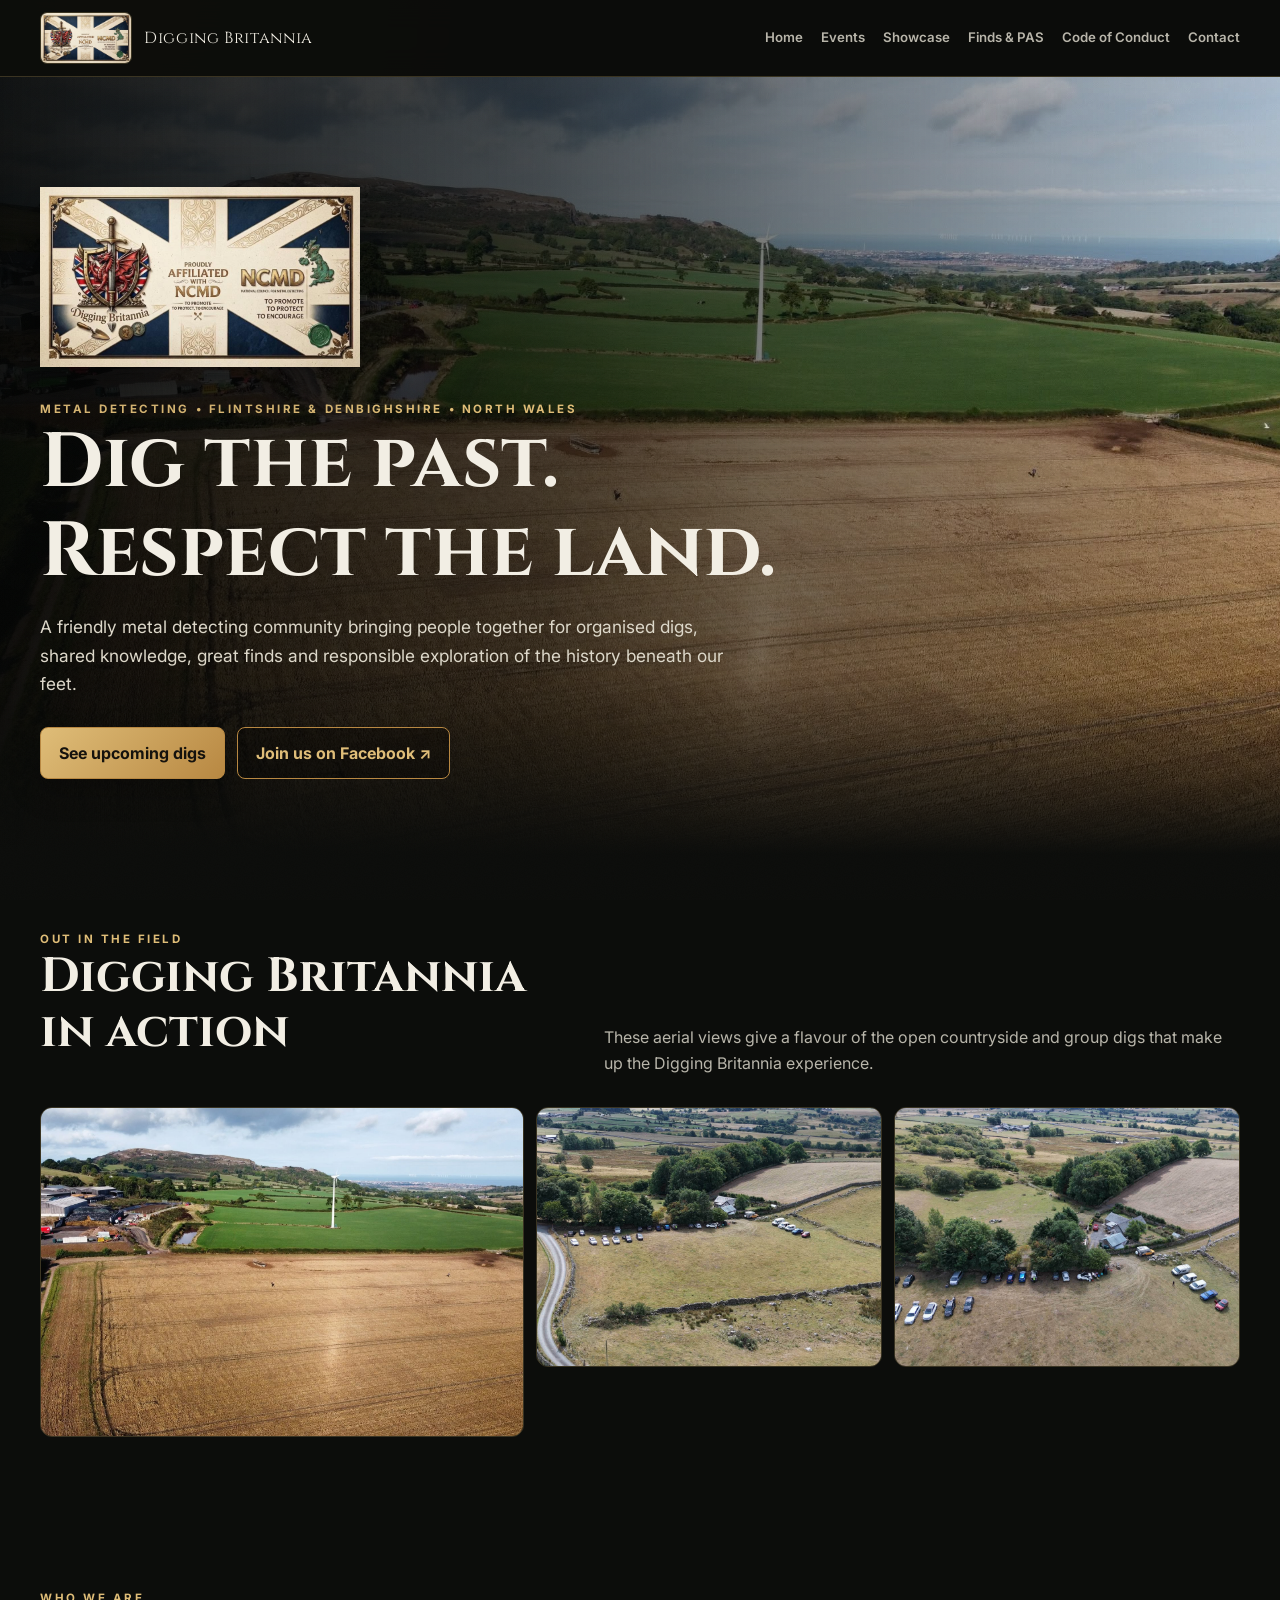
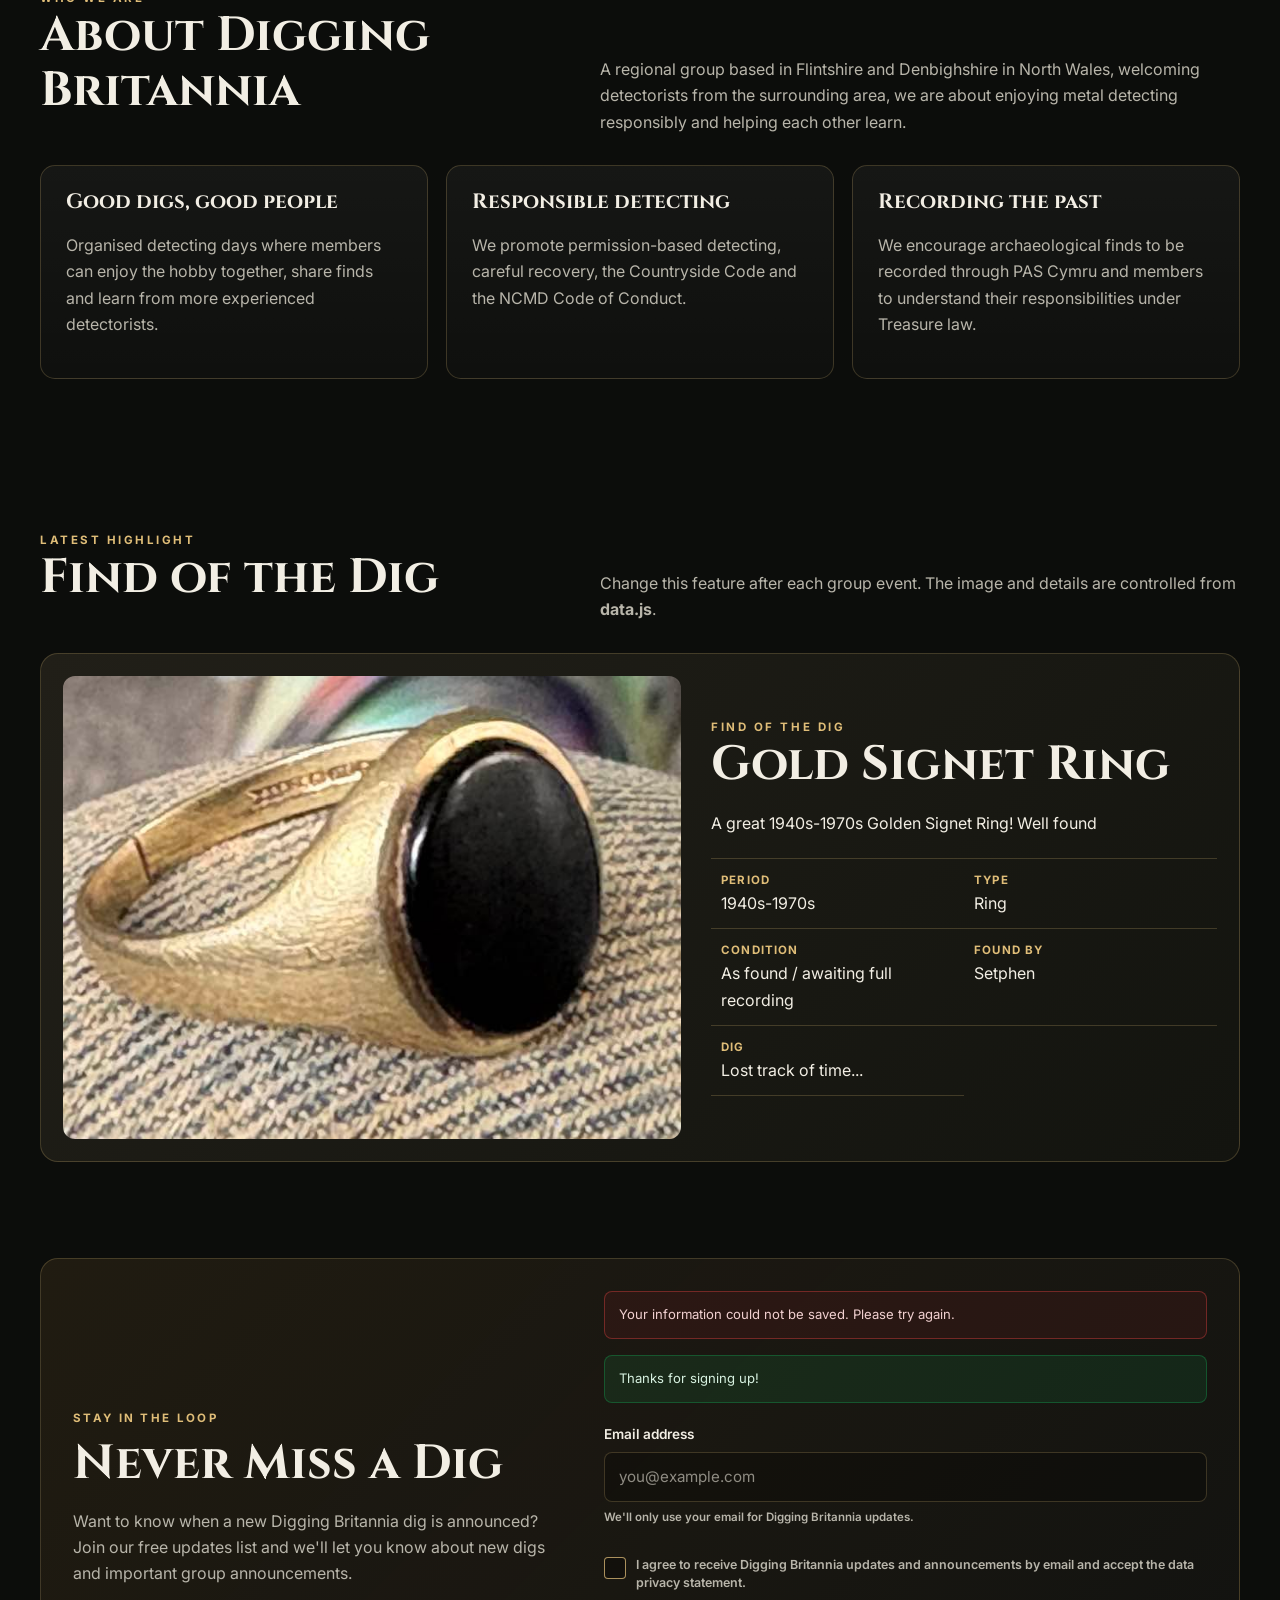
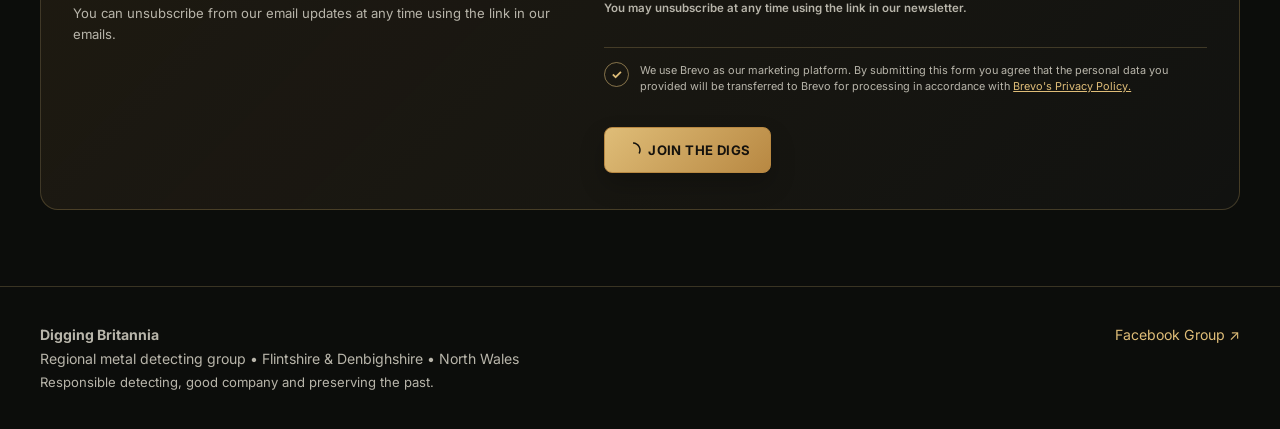
<file: index.html>
<!doctype html><html lang="en"><head><meta charset="utf-8"><meta name="viewport" content="width=device-width,initial-scale=1">
<title>Home | Digging Britannia</title><link rel="stylesheet" href="styles.css"><link rel="stylesheet" href="https://sibforms.com/forms/end-form/build/sib-styles.css"></head><body><header><div class="container nav">
<a class="brand" href="index.html"><img src="assets/digging-britannia-logo.png" alt="Digging Britannia logo"><span>Digging Britannia</span></a>
<button class="menu-toggle" type="button" aria-label="Open navigation" aria-expanded="false" aria-controls="site-navigation"><span></span><span></span><span></span></button>
<nav id="site-navigation">
<a href="index.html">Home</a><a href="events.html">Events</a><a href="showcase.html">Showcase</a><a href="finds.html">Finds & PAS</a><a href="code-of-conduct.html">Code of Conduct</a><a href="contact.html">Contact</a>
</nav></div></header><main><section class="hero"><div class="container">
<img class="logo-hero" src="assets/digging-britannia-logo.png" alt="Digging Britannia">
<div class="eyebrow">Metal detecting • Flintshire & Denbighshire • North Wales</div>
<h1>Dig the past.<br>Respect the land.</h1>
<p>A friendly metal detecting community bringing people together for organised digs, shared knowledge, great finds and responsible exploration of the history beneath our feet.</p>
<div class="actions"><a class="btn" href="events.html">See upcoming digs</a><a class="btn secondary" href="https://www.facebook.com/groups/933958159268600" target="_blank" rel="noopener">Join us on Facebook ↗</a></div>
</div></section>

<section><div class="container"><div class="section-head"><div><div class="eyebrow">Out in the field</div><h2>Digging Britannia in action</h2></div><p>These aerial views give a flavour of the open countryside and group digs that make up the Digging Britannia experience.</p></div>
<div class="photo-strip"><img src="assets/drone-dig-1.png" alt="Aerial view of a Digging Britannia field dig"><img src="assets/drone-dig-2.png" alt="Aerial view of detectorists and vehicles at a group dig"><img src="assets/drone-dig-3.png" alt="Aerial view of farmland and group dig site"></div></div></section>

<section><div class="container"><div class="section-head"><div><div class="eyebrow">Who we are</div><h2>About Digging Britannia</h2></div><p>A regional group based in Flintshire and Denbighshire in North Wales, welcoming detectorists from the surrounding area, we are about enjoying metal detecting responsibly and helping each other learn.</p></div>
<div class="grid"><article class="card"><h3>Good digs, good people</h3><p>Organised detecting days where members can enjoy the hobby together, share finds and learn from more experienced detectorists.</p></article>
<article class="card"><h3>Responsible detecting</h3><p>We promote permission-based detecting, careful recovery, the Countryside Code and the NCMD Code of Conduct.</p></article>
<article class="card"><h3>Recording the past</h3><p>We encourage archaeological finds to be recorded through PAS Cymru and members to understand their responsibilities under Treasure law.</p></article></div></div></section>

<section><div class="container"><div class="section-head"><div><div class="eyebrow">Latest highlight</div><h2>Find of the Dig</h2></div><p>Change this feature after each group event. The image and details are controlled from <strong>data.js</strong>.</p></div>
<div class="featured"><img id="featured-image" src="assets/find-of-the-dig.png" alt=""><div><div class="eyebrow" id="featured-subtitle"></div><h2 id="featured-title"></h2><p id="featured-description"></p><div class="meta" id="featured-meta"></div></div></div></div></section>

<section class="signup-section"><div class="container"><div class="signup-card reveal">
<div class="signup-copy"><div class="section-kicker">Stay in the loop</div><h2>Never Miss a Dig</h2><p>Want to know when a new Digging Britannia dig is announced? Join our free updates list and we'll let you know about new digs and important group announcements.</p><p class="signup-note">You can unsubscribe from our email updates at any time using the link in our emails.</p></div>
<div class="brevo-html-form">
  <div id="sib-form-container" class="sib-form-container">
    <div id="error-message" class="sib-form-message-panel" role="alert"><div class="sib-form-message-panel__text sib-form-message-panel__text--center"><span class="sib-form-message-panel__inner-text">Your information could not be saved. Please try again.</span></div></div>
    <div id="success-message" class="sib-form-message-panel" role="status"><div class="sib-form-message-panel__text sib-form-message-panel__text--center"><span class="sib-form-message-panel__inner-text">Thanks for signing up!</span></div></div>
    <div id="sib-container" class="sib-container--large sib-container--vertical">
      <form id="sib-form" method="POST" action="https://45d98b5d.sibforms.com/serve/[base64]" data-type="subscription">
        <div class="sib-form-block signup-form-intro"><p>Join the Digging Britannia updates list.</p></div>
        <div class="sib-input sib-form-block">
          <div class="form__entry entry_block">
            <div class="form__label-row"><label class="entry__label" for="EMAIL" data-required="*">Email address</label><div class="entry__field"><input class="input" type="email" id="EMAIL" name="EMAIL" autocomplete="email" value="" placeholder="you@example.com" data-required="true" required></div></div>
            <label class="entry__error entry__error--primary"></label>
            <label class="entry__specification">We'll only use your email for Digging Britannia updates.</label>
          </div>
        </div>
        <div class="sib-optin sib-form-block" data-required="true">
          <div class="form__entry entry_mcq">
            <div class="entry__choice"><label><input type="checkbox" class="input_replaced" value="1" id="OPT_IN" name="OPT_IN" required><span class="checkbox checkbox_tick_positive"></span><span class="optin-copy"><p>I agree to receive Digging Britannia updates and announcements by email and accept the data privacy statement.</p></span></label></div>
            <label class="entry__error entry__error--primary"></label>
            <label class="entry__specification">You may unsubscribe at any time using the link in our newsletter.</label>
          </div>
        </div>
        <div class="sib-form__declaration"><div class="declaration-block-icon"><span class="declaration-shield">✓</span></div><div><p>We use Brevo as our marketing platform. By submitting this form you agree that the personal data you provided will be transferred to Brevo for processing in accordance with <a href="https://www.brevo.com/en/legal/privacypolicy/" target="_blank" rel="nofollow noopener">Brevo's Privacy Policy.</a></p></div></div>
        <div class="sib-form-block submit-wrap"><button class="sib-form-block__button sib-form-block__button-with-loader" form="sib-form" type="submit"><svg class="icon clickable__icon progress-indicator__icon sib-hide-loader-icon" viewBox="0 0 512 512" aria-hidden="true"><path d="M460.116 373.846l-20.823-12.022c-5.541-3.199-7.54-10.159-4.663-15.874 30.137-59.886 28.343-131.652-5.386-189.946-33.641-58.394-94.896-95.833-161.827-99.676C261.028 55.961 256 50.751 256 44.352V20.309c0-6.904 5.808-12.337 12.703-11.982 83.556 4.306 160.163 50.864 202.11 123.677 42.063 72.696 44.079 162.316 6.031 236.832-3.14 6.148-10.75 8.461-16.728 5.01z"/></svg>JOIN THE DIGS</button></div>
        <input type="text" name="email_address_check" value="" class="input--hidden"><input type="hidden" name="locale" value="en">
      </form>
    </div>
  </div>
</div></div></div></section>
</main><footer><div class="container footer-grid">
<div><strong>Digging Britannia</strong><br>Regional metal detecting group • Flintshire & Denbighshire • North Wales<br><span class="small">Responsible detecting, good company and preserving the past.</span></div>
<div><a href="https://www.facebook.com/groups/933958159268600" target="_blank" rel="noopener">Facebook Group ↗</a></div>
</div></footer><script src="data.js"></script><script src="app.js"></script><script>
window.REQUIRED_CODE_ERROR_MESSAGE='Please choose a country code';window.LOCALE='en';window.EMAIL_INVALID_MESSAGE=window.SMS_INVALID_MESSAGE='The information provided is invalid. Please review the field format and try again.';window.REQUIRED_ERROR_MESSAGE='This field cannot be left blank. ';window.GENERIC_INVALID_MESSAGE='The information provided is invalid. Please review the field format and try again.';window.INVALID_NUMBER='The information provided is invalid. Please review the field format and try again.';window.INVALID_DATE='Please enter a valid date';window.REQUIRED_MULTISELECT_MESSAGE='Please select at least 1 option';window.translation={common:{selectedList:'{quantity} list selected',selectedLists:'{quantity} lists selected',selectedOption:'{quantity} selected',selectedOptions:'{quantity} selected'}};var AUTOHIDE=Boolean(0);</script><script defer src="https://sibforms.com/forms/end-form/build/main.js"></script></body></html>
</file>
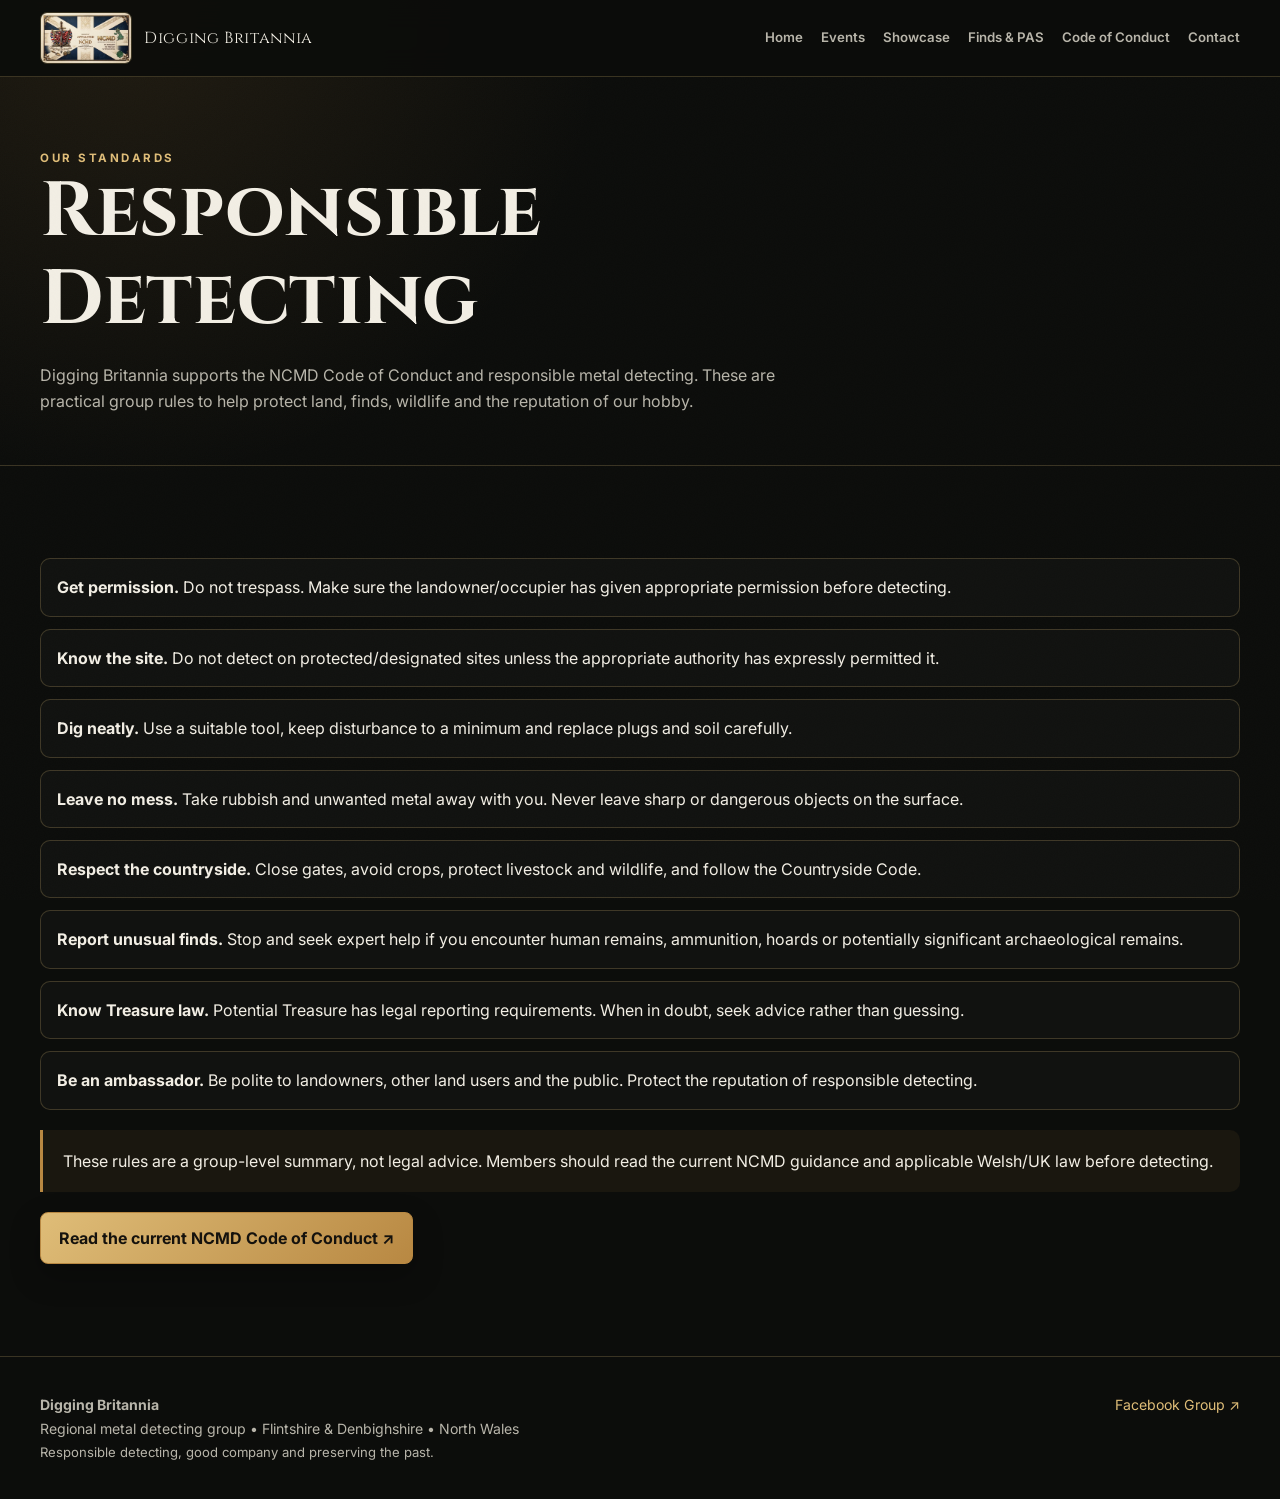
<file: code-of-conduct.html>
<!doctype html><html lang="en"><head><meta charset="utf-8"><meta name="viewport" content="width=device-width,initial-scale=1">
<title>Code of Conduct | Digging Britannia</title><link rel="stylesheet" href="styles.css"></head><body><header><div class="container nav">
<a class="brand" href="index.html"><img src="assets/digging-britannia-logo.png" alt="Digging Britannia logo"><span>Digging Britannia</span></a>
<button class="menu-toggle" type="button" aria-label="Open navigation" aria-expanded="false" aria-controls="site-navigation"><span></span><span></span><span></span></button>
<nav id="site-navigation">
<a href="index.html">Home</a><a href="events.html">Events</a><a href="showcase.html">Showcase</a><a href="finds.html">Finds & PAS</a><a href="code-of-conduct.html">Code of Conduct</a><a href="contact.html">Contact</a>
</nav></div></header><main>
<section class="page-hero"><div class="container"><div class="eyebrow">Our standards</div><h1>Responsible Detecting</h1><p>Digging Britannia supports the NCMD Code of Conduct and responsible metal detecting. These are practical group rules to help protect land, finds, wildlife and the reputation of our hobby.</p></div></section>
<section><div class="container">
<ul class="list">
<li><strong>Get permission.</strong> Do not trespass. Make sure the landowner/occupier has given appropriate permission before detecting.</li>
<li><strong>Know the site.</strong> Do not detect on protected/designated sites unless the appropriate authority has expressly permitted it.</li>
<li><strong>Dig neatly.</strong> Use a suitable tool, keep disturbance to a minimum and replace plugs and soil carefully.</li>
<li><strong>Leave no mess.</strong> Take rubbish and unwanted metal away with you. Never leave sharp or dangerous objects on the surface.</li>
<li><strong>Respect the countryside.</strong> Close gates, avoid crops, protect livestock and wildlife, and follow the Countryside Code.</li>
<li><strong>Report unusual finds.</strong> Stop and seek expert help if you encounter human remains, ammunition, hoards or potentially significant archaeological remains.</li>
<li><strong>Know Treasure law.</strong> Potential Treasure has legal reporting requirements. When in doubt, seek advice rather than guessing.</li>
<li><strong>Be an ambassador.</strong> Be polite to landowners, other land users and the public. Protect the reputation of responsible detecting.</li>
</ul>
<div class="notice">These rules are a group-level summary, not legal advice. Members should read the current NCMD guidance and applicable Welsh/UK law before detecting.</div>
<p><a class="btn" href="https://www.ncmd.co.uk/code-of-conduct/" target="_blank" rel="noopener">Read the current NCMD Code of Conduct ↗</a></p>
</div></section>
</main><footer><div class="container footer-grid">
<div><strong>Digging Britannia</strong><br>Regional metal detecting group • Flintshire & Denbighshire • North Wales<br><span class="small">Responsible detecting, good company and preserving the past.</span></div>
<div><a href="https://www.facebook.com/groups/933958159268600" target="_blank" rel="noopener">Facebook Group ↗</a></div>
</div></footer><script src="data.js"></script><script src="app.js"></script></body></html>
</file>
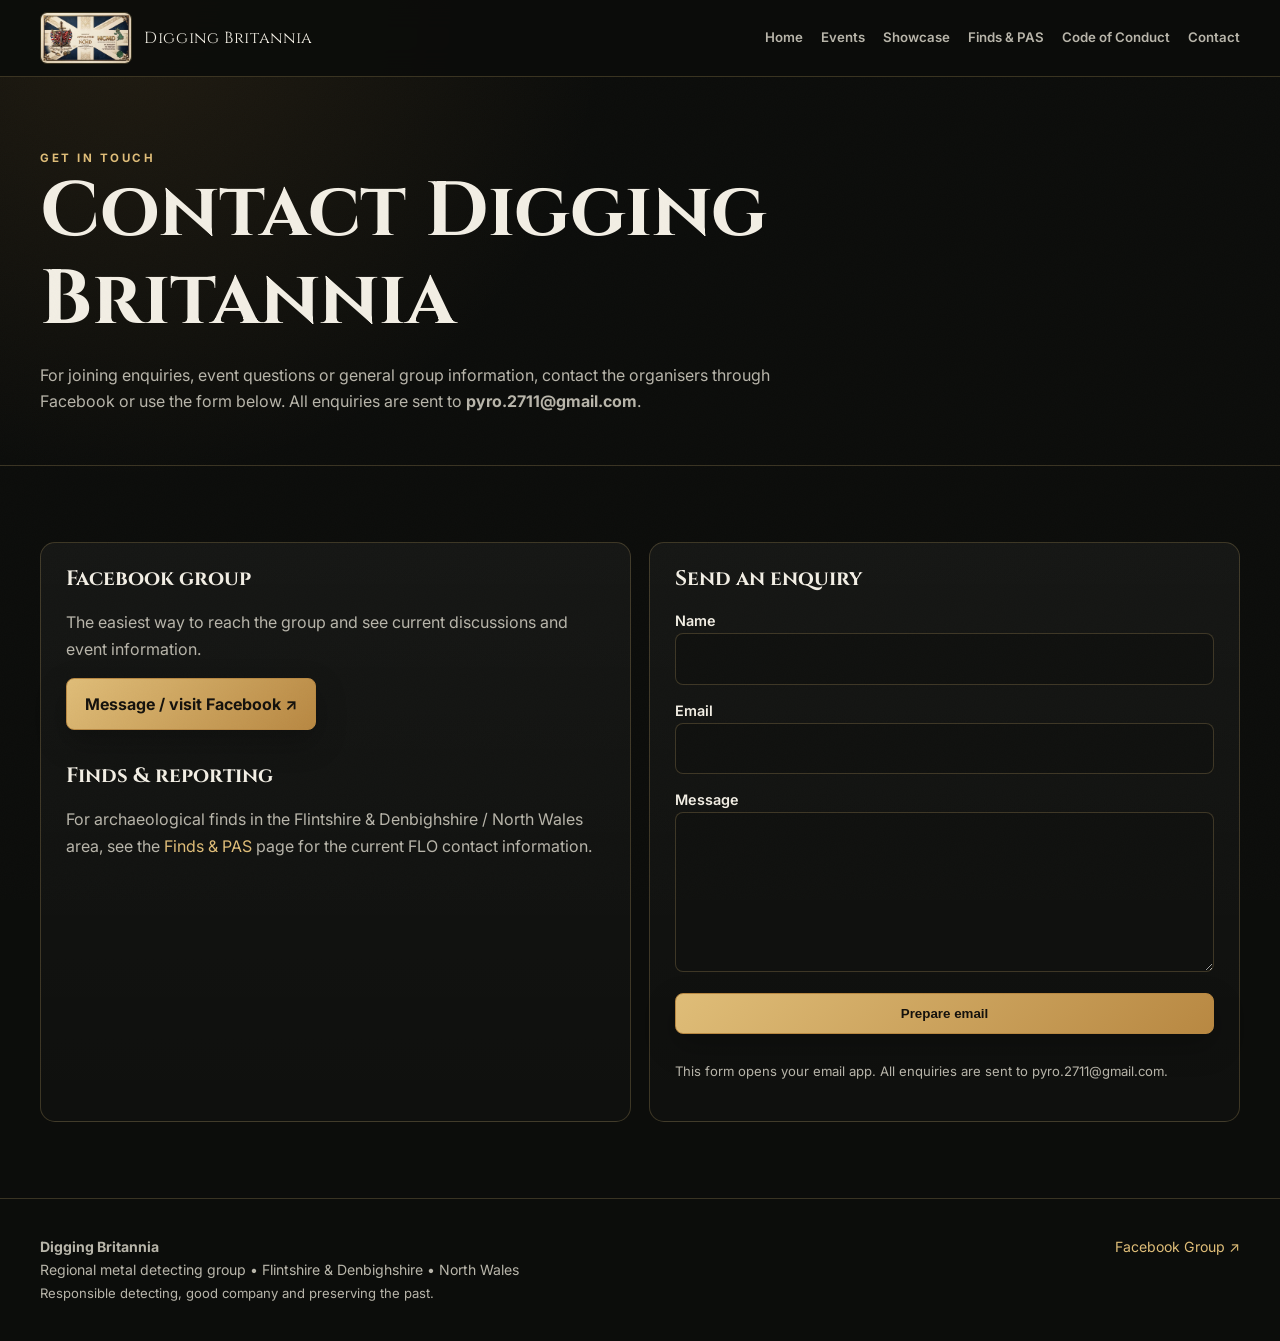
<file: contact.html>
<!doctype html><html lang="en"><head><meta charset="utf-8"><meta name="viewport" content="width=device-width,initial-scale=1">
<title>Contact | Digging Britannia</title><link rel="stylesheet" href="styles.css"></head><body><header><div class="container nav">
<a class="brand" href="index.html"><img src="assets/digging-britannia-logo.png" alt="Digging Britannia logo"><span>Digging Britannia</span></a>
<button class="menu-toggle" type="button" aria-label="Open navigation" aria-expanded="false" aria-controls="site-navigation"><span></span><span></span><span></span></button>
<nav id="site-navigation">
<a href="index.html">Home</a><a href="events.html">Events</a><a href="showcase.html">Showcase</a><a href="finds.html">Finds & PAS</a><a href="code-of-conduct.html">Code of Conduct</a><a href="contact.html">Contact</a>
</nav></div></header><main>
<section class="page-hero"><div class="container"><div class="eyebrow">Get in touch</div><h1>Contact Digging Britannia</h1><p>For joining enquiries, event questions or general group information, contact the organisers through Facebook or use the form below. All enquiries are sent to <strong>pyro.2711@gmail.com</strong>.</p></div></section>
<section><div class="container grid two">
<div class="card"><h3>Facebook group</h3><p>The easiest way to reach the group and see current discussions and event information.</p><a class="btn" href="https://www.facebook.com/groups/933958159268600" target="_blank" rel="noopener">Message / visit Facebook ↗</a>
<h3 style="margin-top:35px">Finds & reporting</h3><p>For archaeological finds in the Flintshire & Denbighshire / North Wales area, see the <a href="finds.html">Finds & PAS</a> page for the current FLO contact information.</p></div>
<div class="card"><h3>Send an enquiry</h3><form id="contact-form">
<label>Name<input name="name" required></label>
<label>Email<input name="email" type="email" required></label>
<label>Message<textarea name="message" required></textarea></label>
<button class="btn" type="submit">Prepare email</button>
<p class="small">This form opens your email app. All enquiries are sent to pyro.2711@gmail.com.</p>
</form></div>
</div></section>
</main><footer><div class="container footer-grid">
<div><strong>Digging Britannia</strong><br>Regional metal detecting group • Flintshire & Denbighshire • North Wales<br><span class="small">Responsible detecting, good company and preserving the past.</span></div>
<div><a href="https://www.facebook.com/groups/933958159268600" target="_blank" rel="noopener">Facebook Group ↗</a></div>
</div></footer><script src="data.js"></script><script src="app.js"></script></body></html>
</file>
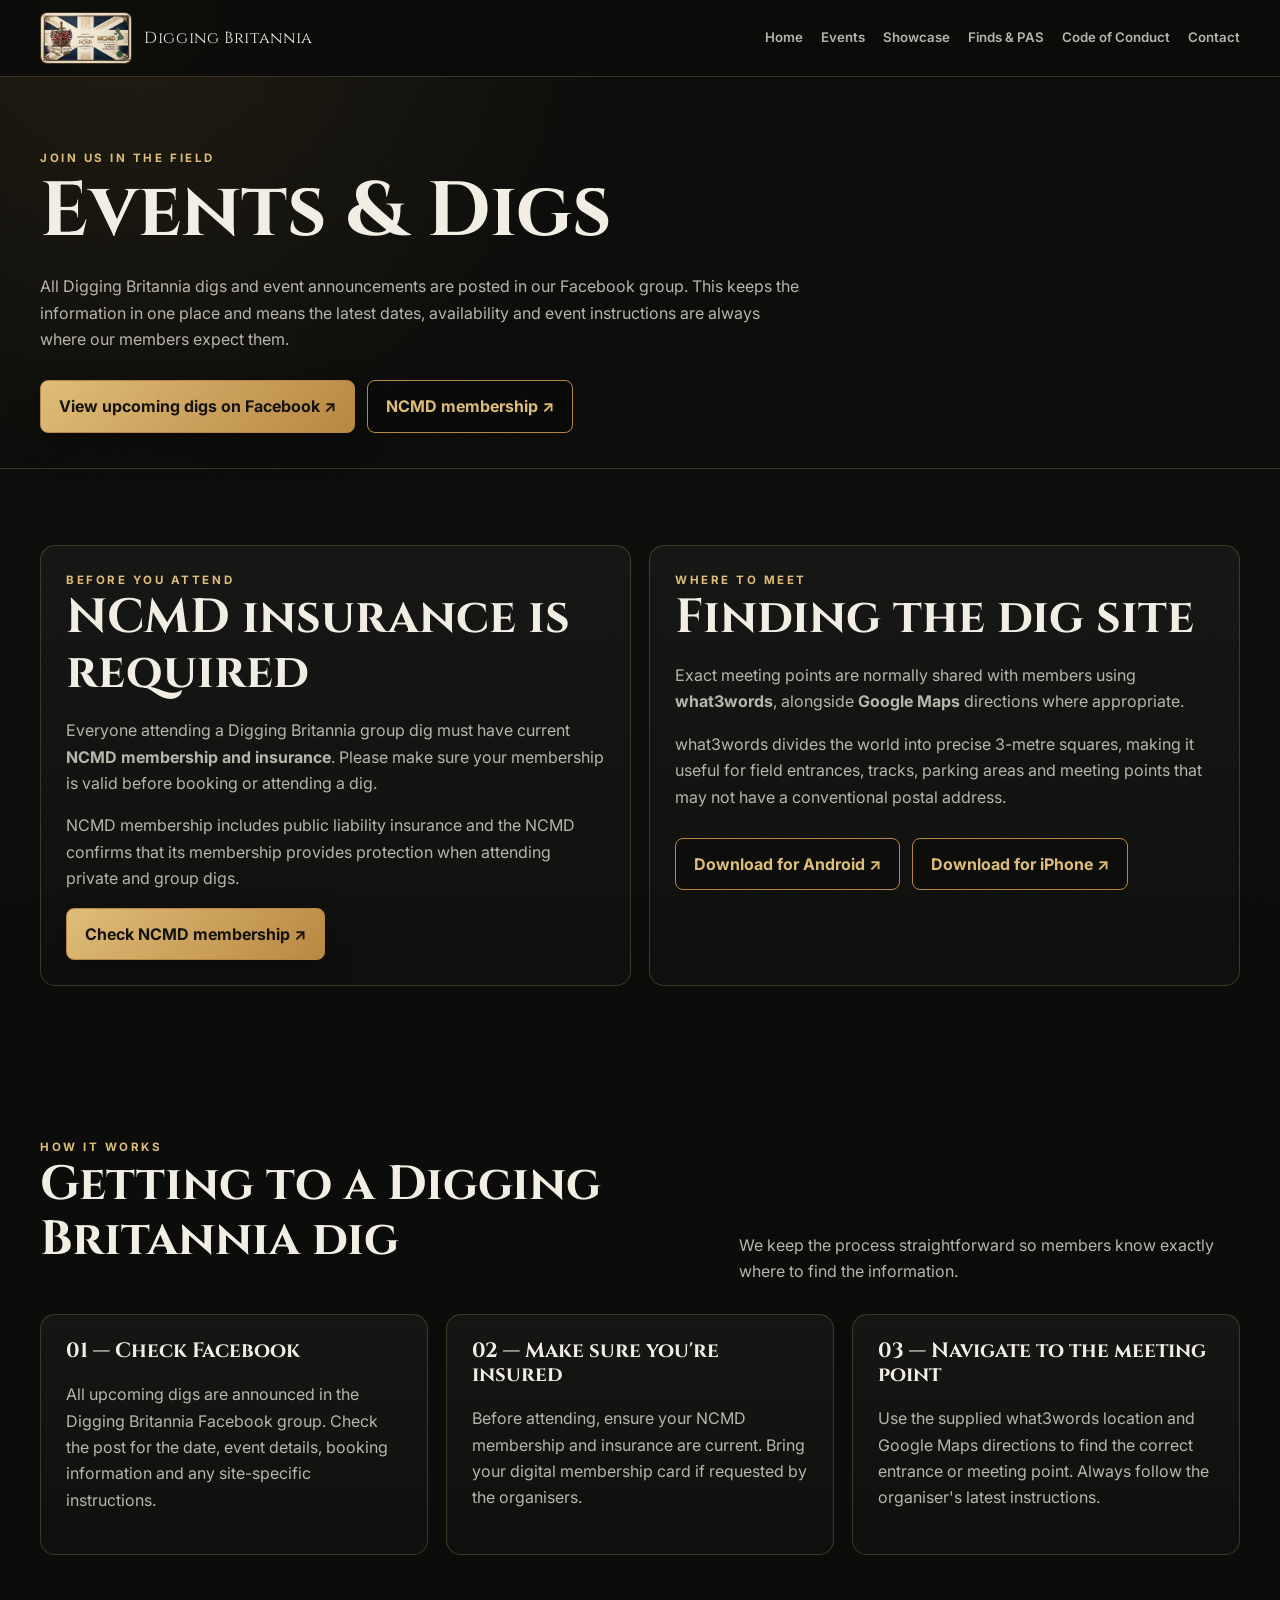
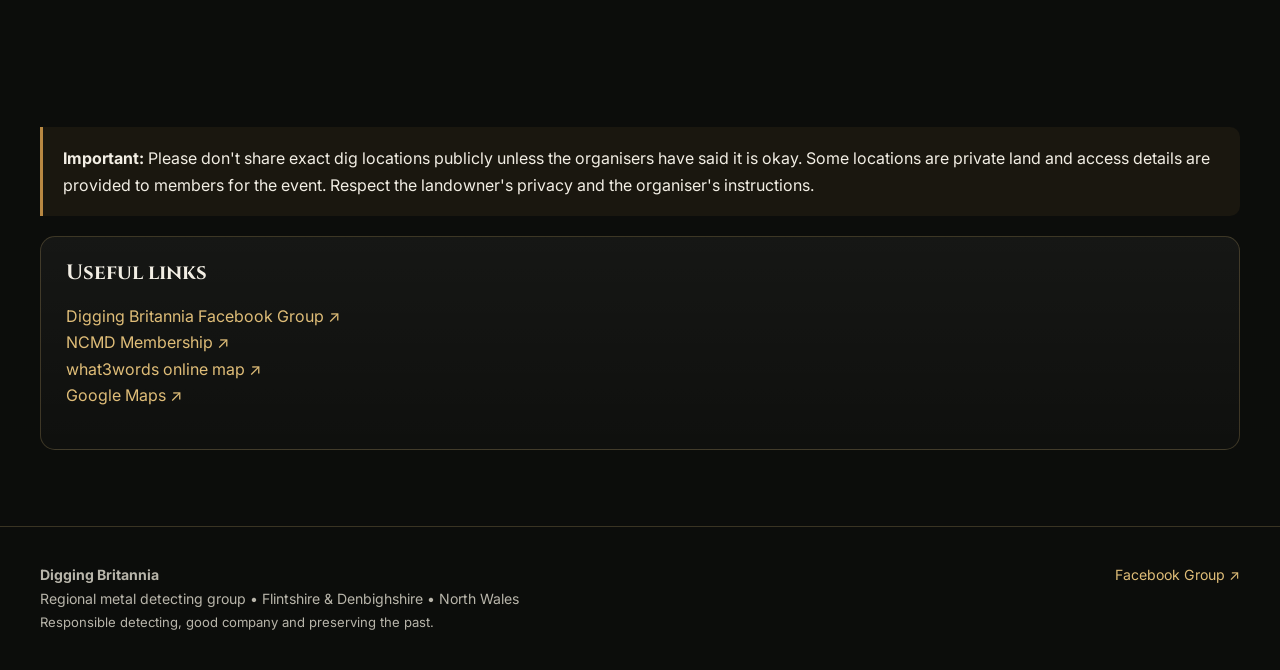
<file: events.html>
<!doctype html><html lang="en"><head><meta charset="utf-8"><meta name="viewport" content="width=device-width,initial-scale=1">
<title>Events & Digs | Digging Britannia</title><link rel="stylesheet" href="styles.css"></head><body><header><div class="container nav">
<a class="brand" href="index.html"><img src="assets/digging-britannia-logo.png" alt="Digging Britannia logo"><span>Digging Britannia</span></a>
<button class="menu-toggle" type="button" aria-label="Open navigation" aria-expanded="false" aria-controls="site-navigation"><span></span><span></span><span></span></button>
<nav id="site-navigation"><a href="index.html">Home</a><a href="events.html">Events</a><a href="showcase.html">Showcase</a><a href="finds.html">Finds & PAS</a><a href="code-of-conduct.html">Code of Conduct</a><a href="contact.html">Contact</a></nav></div></header>
<main>
<section class="page-hero"><div class="container"><div class="eyebrow">Join us in the field</div><h1>Events & Digs</h1><p>All Digging Britannia digs and event announcements are posted in our Facebook group. This keeps the information in one place and means the latest dates, availability and event instructions are always where our members expect them.</p><div class="actions"><a class="btn" href="https://www.facebook.com/groups/933958159268600" target="_blank" rel="noopener">View upcoming digs on Facebook ↗</a><a class="btn secondary" href="https://www.ncmd.co.uk/membership/" target="_blank" rel="noopener">NCMD membership ↗</a></div></div></section>

<section><div class="container"><div class="grid two">
<article class="card"><div class="eyebrow">Before you attend</div><h2>NCMD insurance is required</h2><p>Everyone attending a Digging Britannia group dig must have current <strong>NCMD membership and insurance</strong>. Please make sure your membership is valid before booking or attending a dig.</p><p>NCMD membership includes public liability insurance and the NCMD confirms that its membership provides protection when attending private and group digs.</p><a class="btn" href="https://www.ncmd.co.uk/membership/" target="_blank" rel="noopener">Check NCMD membership ↗</a></article>
<article class="card"><div class="eyebrow">Where to meet</div><h2>Finding the dig site</h2><p>Exact meeting points are normally shared with members using <strong>what3words</strong>, alongside <strong>Google Maps</strong> directions where appropriate.</p><p>what3words divides the world into precise 3-metre squares, making it useful for field entrances, tracks, parking areas and meeting points that may not have a conventional postal address.</p><div class="actions"><a class="btn secondary" href="https://play.google.com/store/apps/details?id=com.what3words.android" target="_blank" rel="noopener">Download for Android ↗</a><a class="btn secondary" href="https://apps.apple.com/gb/app/what3words-navigation-maps/id657878530" target="_blank" rel="noopener">Download for iPhone ↗</a></div></article>
</div></div></section>

<section><div class="container"><div class="section-head"><div><div class="eyebrow">How it works</div><h2>Getting to a Digging Britannia dig</h2></div><p>We keep the process straightforward so members know exactly where to find the information.</p></div>
<div class="grid">
<article class="card"><h3>01 — Check Facebook</h3><p>All upcoming digs are announced in the Digging Britannia Facebook group. Check the post for the date, event details, booking information and any site-specific instructions.</p></article>
<article class="card"><h3>02 — Make sure you're insured</h3><p>Before attending, ensure your NCMD membership and insurance are current. Bring your digital membership card if requested by the organisers.</p></article>
<article class="card"><h3>03 — Navigate to the meeting point</h3><p>Use the supplied what3words location and Google Maps directions to find the correct entrance or meeting point. Always follow the organiser's latest instructions.</p></article>
</div></div></section>

<section><div class="container"><div class="notice"><strong>Important:</strong> Please don't share exact dig locations publicly unless the organisers have said it is okay. Some locations are private land and access details are provided to members for the event. Respect the landowner's privacy and the organiser's instructions.</div>
<div class="card"><h3>Useful links</h3><p><a href="https://www.facebook.com/groups/933958159268600" target="_blank" rel="noopener">Digging Britannia Facebook Group ↗</a><br><a href="https://www.ncmd.co.uk/membership/" target="_blank" rel="noopener">NCMD Membership ↗</a><br><a href="https://what3words.com/" target="_blank" rel="noopener">what3words online map ↗</a><br><a href="https://maps.google.com/" target="_blank" rel="noopener">Google Maps ↗</a></p></div>
</div></section>
</main><footer><div class="container footer-grid"><div><strong>Digging Britannia</strong><br>Regional metal detecting group • Flintshire & Denbighshire • North Wales<br><span class="small">Responsible detecting, good company and preserving the past.</span></div><div><a href="https://www.facebook.com/groups/933958159268600" target="_blank" rel="noopener">Facebook Group ↗</a></div></div></footer>
<script src="data.js"></script><script src="app.js"></script></body></html>
</file>
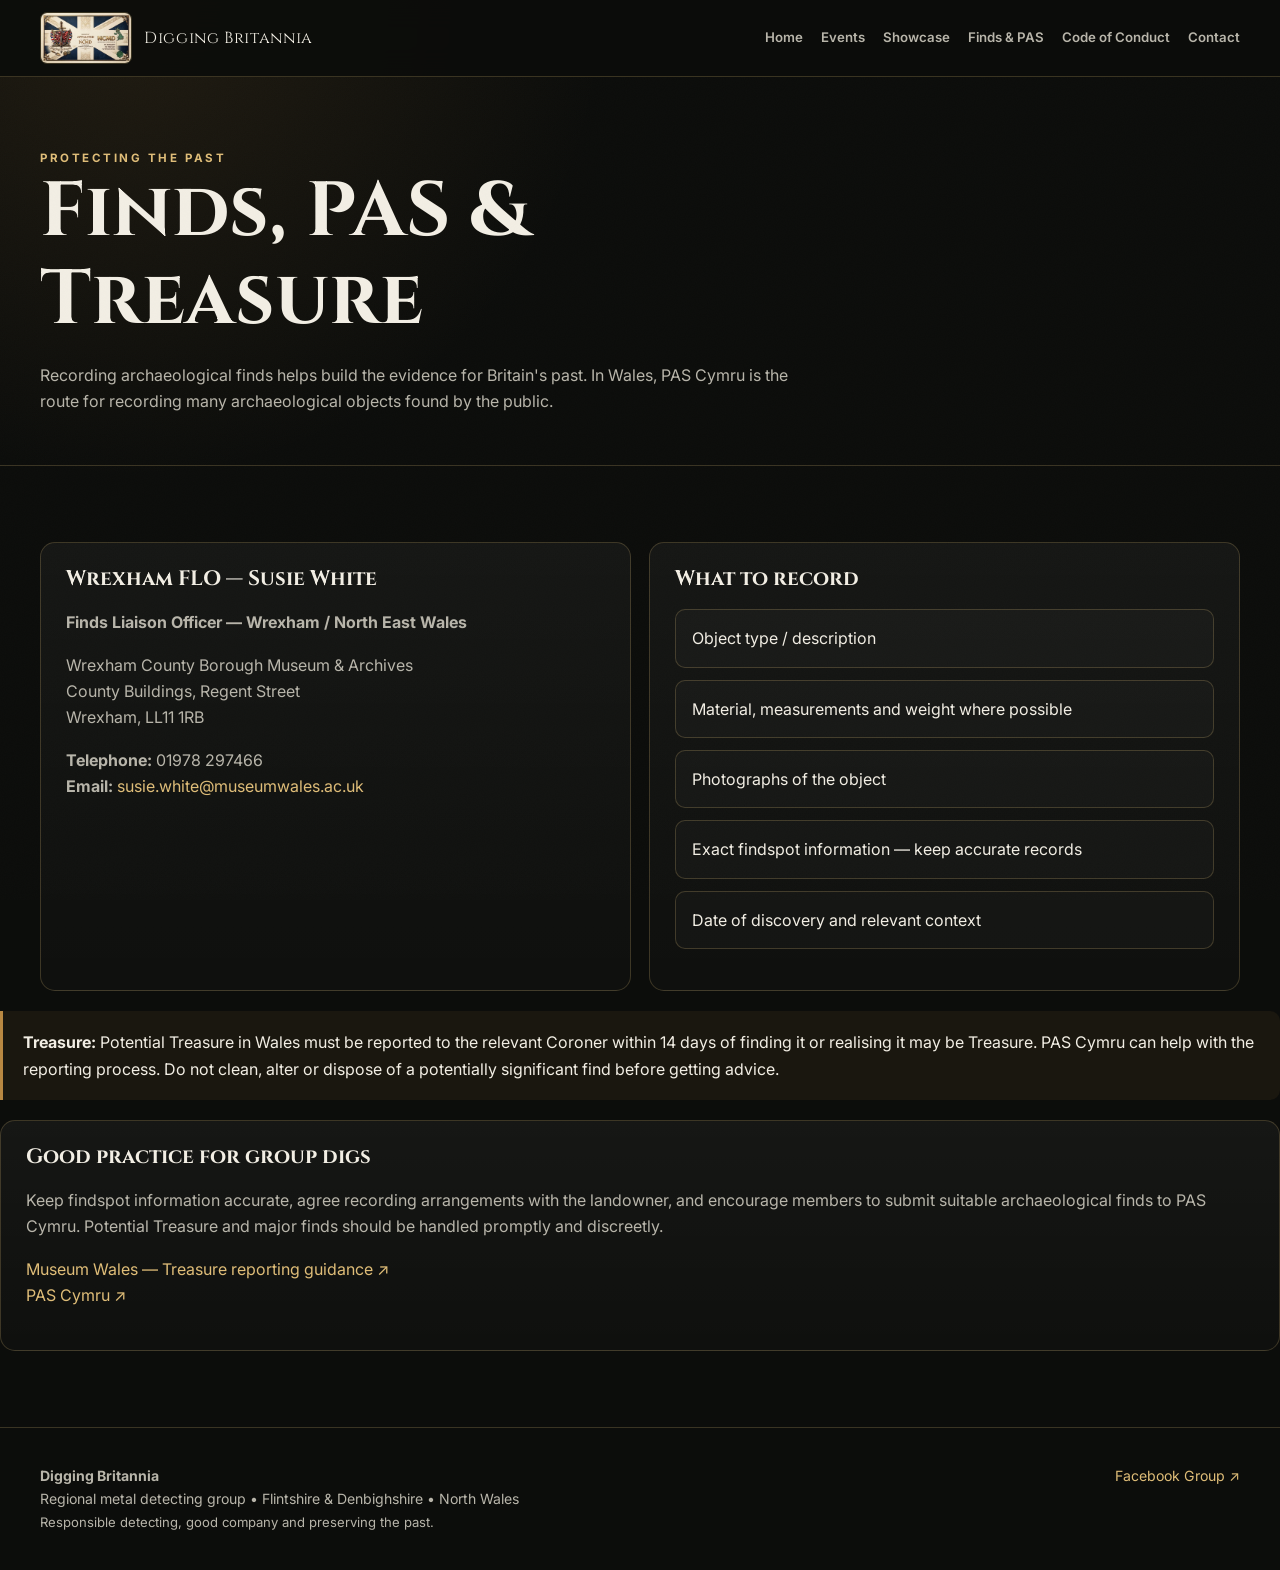
<file: finds.html>
<!doctype html><html lang="en"><head><meta charset="utf-8"><meta name="viewport" content="width=device-width,initial-scale=1">
<title>Finds & PAS | Digging Britannia</title><link rel="stylesheet" href="styles.css"></head><body><header><div class="container nav">
<a class="brand" href="index.html"><img src="assets/digging-britannia-logo.png" alt="Digging Britannia logo"><span>Digging Britannia</span></a>
<button class="menu-toggle" type="button" aria-label="Open navigation" aria-expanded="false" aria-controls="site-navigation"><span></span><span></span><span></span></button>
<nav id="site-navigation">
<a href="index.html">Home</a><a href="events.html">Events</a><a href="showcase.html">Showcase</a><a href="finds.html">Finds & PAS</a><a href="code-of-conduct.html">Code of Conduct</a><a href="contact.html">Contact</a>
</nav></div></header><main>
<section class="page-hero"><div class="container"><div class="eyebrow">Protecting the past</div><h1>Finds, PAS & Treasure</h1><p>Recording archaeological finds helps build the evidence for Britain's past. In Wales, PAS Cymru is the route for recording many archaeological objects found by the public.</p></div></section>
<section><div class="container grid two">
<article class="card"><h3>Wrexham FLO — Susie White</h3>
<p><strong>Finds Liaison Officer — Wrexham / North East Wales</strong></p>
<p>Wrexham County Borough Museum & Archives<br>County Buildings, Regent Street<br>Wrexham, LL11 1RB</p>
<p><strong>Telephone:</strong> 01978 297466<br><strong>Email:</strong> <a href="mailto:susie.white@museumwales.ac.uk">susie.white@museumwales.ac.uk</a></p>
</article>
<article class="card"><h3>What to record</h3>
<ul class="list"><li>Object type / description</li><li>Material, measurements and weight where possible</li><li>Photographs of the object</li><li>Exact findspot information — keep accurate records</li><li>Date of discovery and relevant context</li></ul></article>
</div>
<div class="notice"><strong>Treasure:</strong> Potential Treasure in Wales must be reported to the relevant Coroner within 14 days of finding it or realising it may be Treasure. PAS Cymru can help with the reporting process. Do not clean, alter or dispose of a potentially significant find before getting advice.</div>
<div class="card"><h3>Good practice for group digs</h3><p>Keep findspot information accurate, agree recording arrangements with the landowner, and encourage members to submit suitable archaeological finds to PAS Cymru. Potential Treasure and major finds should be handled promptly and discreetly.</p>
<p><a href="https://museum.wales/curatorial/archaeology/treasure/who-should-i-contact/" target="_blank" rel="noopener">Museum Wales — Treasure reporting guidance ↗</a><br>
<a href="https://museum.wales/portable-antiquities-scheme-in-wales/" target="_blank" rel="noopener">PAS Cymru ↗</a></p></div>
</div></section>
</main><footer><div class="container footer-grid">
<div><strong>Digging Britannia</strong><br>Regional metal detecting group • Flintshire & Denbighshire • North Wales<br><span class="small">Responsible detecting, good company and preserving the past.</span></div>
<div><a href="https://www.facebook.com/groups/933958159268600" target="_blank" rel="noopener">Facebook Group ↗</a></div>
</div></footer><script src="data.js"></script><script src="app.js"></script></body></html>
</file>
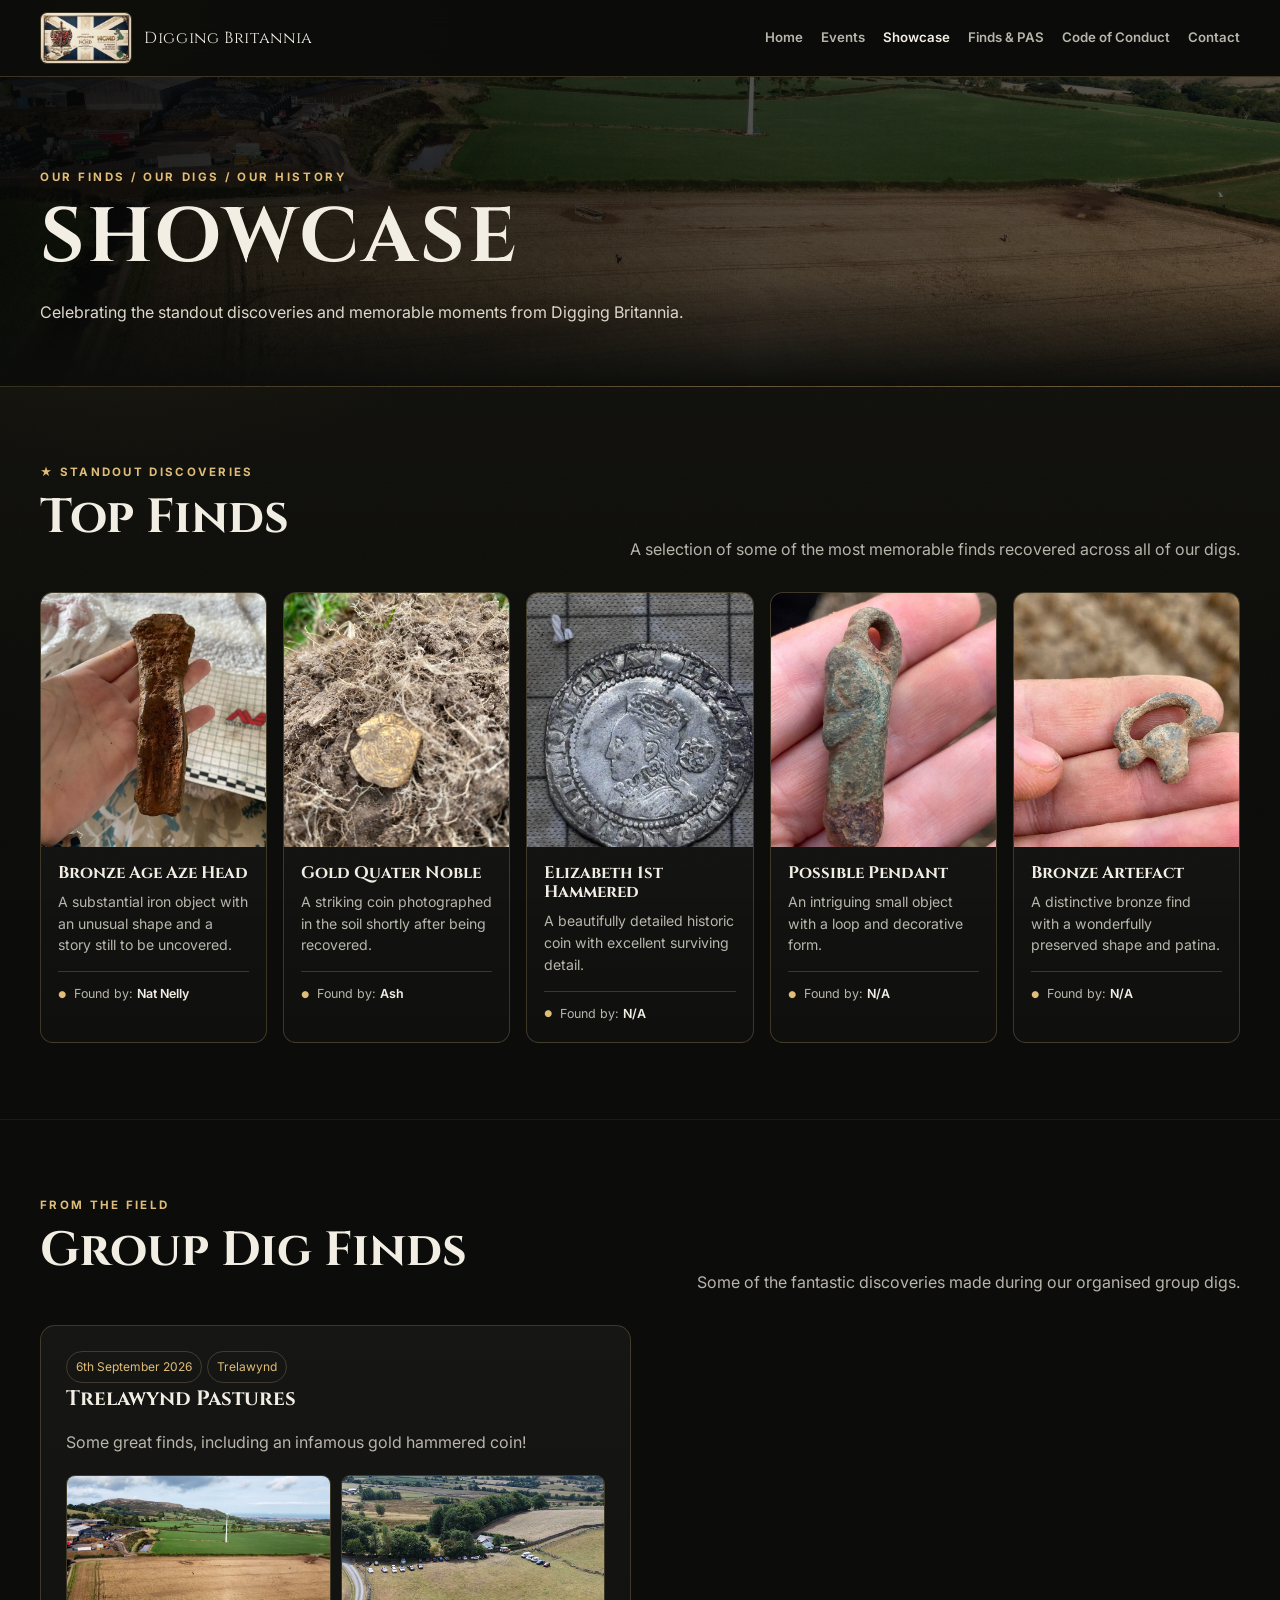
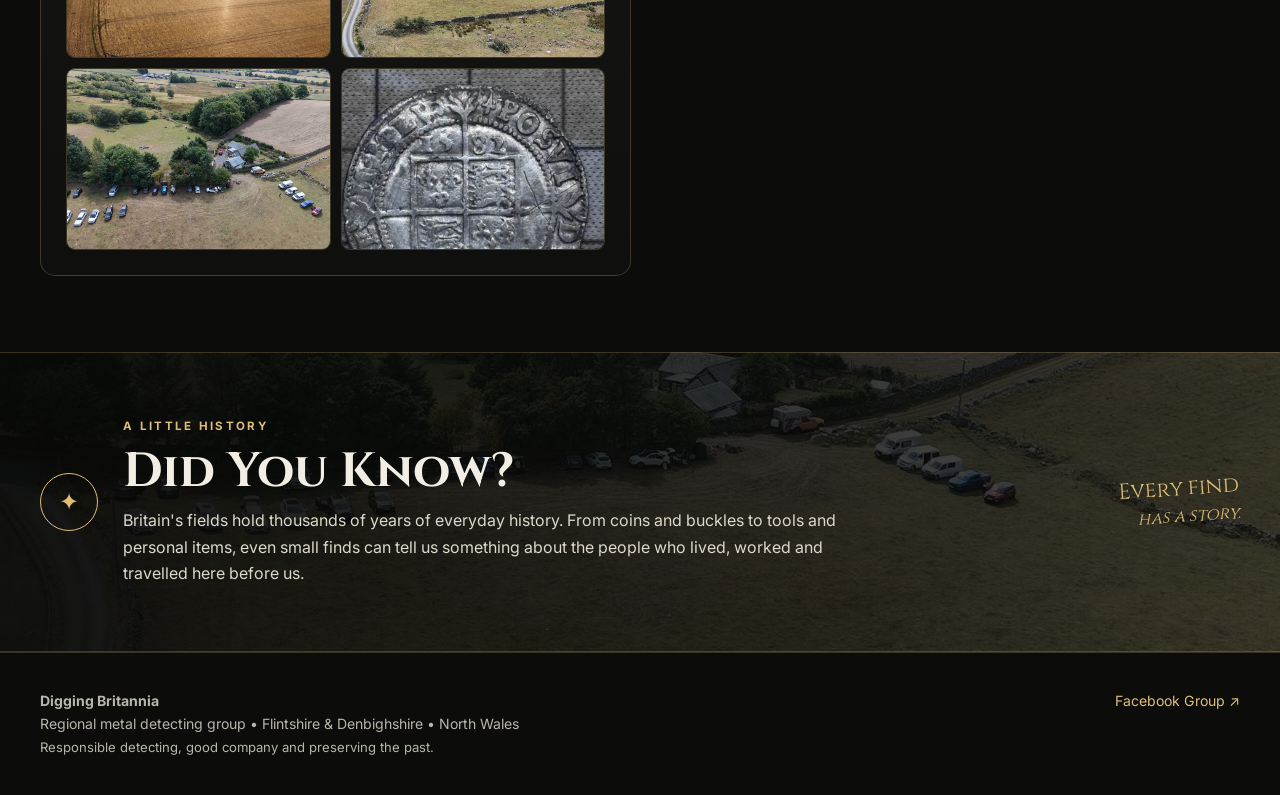
<file: showcase.html>
<!doctype html><html lang="en"><head><meta charset="utf-8"><meta name="viewport" content="width=device-width,initial-scale=1">
<title>Showcase | Digging Britannia</title><link rel="stylesheet" href="styles.css"></head><body><header><div class="container nav">
<a class="brand" href="index.html"><img src="assets/digging-britannia-logo.png" alt="Digging Britannia logo"><span>Digging Britannia</span></a>
<button class="menu-toggle" type="button" aria-label="Open navigation" aria-expanded="false" aria-controls="site-navigation"><span></span><span></span><span></span></button>
<nav id="site-navigation"><a href="index.html">Home</a><a href="events.html">Events</a><a href="showcase.html" class="active">Showcase</a><a href="finds.html">Finds & PAS</a><a href="code-of-conduct.html">Code of Conduct</a><a href="contact.html">Contact</a></nav></div></header>
<main>
<section class="showcase-hero page-hero"><div class="container"><div class="eyebrow">Our finds / our digs / our history</div><h1>Showcase</h1><p>Celebrating the standout discoveries and memorable moments from Digging Britannia.</p></div></section>

<section class="top-finds-section"><div class="container"><div class="section-head"><div><div class="section-kicker">★ Standout discoveries</div><h2>Top Finds</h2></div><p>A selection of some of the most memorable finds recovered across all of our digs.</p></div><div id="top-finds-list" class="top-finds-grid"></div></div></section>

<section class="group-finds-section"><div class="container"><div class="section-head"><div><div class="section-kicker">From the field</div><h2>Group Dig Finds</h2></div><p>Some of the fantastic discoveries made during our organised group digs.</p></div><div id="showcase-list" class="grid two"></div></div></section>

<section class="did-you-know"><div class="container did-you-know-inner"><div class="did-you-know-icon">✦</div><div><div class="section-kicker">A little history</div><h2>Did You Know?</h2><p>Britain's fields hold thousands of years of everyday history. From coins and buckles to tools and personal items, even small finds can tell us something about the people who lived, worked and travelled here before us.</p></div><div class="history-mark">Every find<br><em>has a story.</em></div></div></section>
</main><footer><div class="container footer-grid"><div><strong>Digging Britannia</strong><br>Regional metal detecting group • Flintshire & Denbighshire • North Wales<br><span class="small">Responsible detecting, good company and preserving the past.</span></div><div><a href="https://www.facebook.com/groups/933958159268600" target="_blank" rel="noopener">Facebook Group ↗</a></div></div></footer><script src="data.js"></script><script src="app.js"></script></body></html>
</file>
<file: styles.css>
@import url('https://fonts.googleapis.com/css2?family=Cinzel:wght@600;700&family=Inter:wght@400;500;600;700&display=swap');
:root{--bg:#0c0d0b;--bg2:#141510;--panel:#191b16;--text:#f2eee4;--muted:#b8b5aa;--bronze:#b88842;--gold:#dfbd78;--line:rgba(223,189,120,.22);--max:1200px}
*{box-sizing:border-box}html{scroll-behavior:smooth}
body{margin:0;background:radial-gradient(circle at 10% 0%,rgba(184,136,66,.12),transparent 30rem),var(--bg);color:var(--text);font-family:Inter,system-ui,sans-serif;line-height:1.65}
body:after{content:"";position:fixed;inset:0;pointer-events:none;opacity:.035;background-image:url("data:image/svg+xml,%3Csvg width='120' height='120' xmlns='http://www.w3.org/2000/svg'%3E%3Cfilter id='n'%3E%3CfeTurbulence type='fractalNoise' baseFrequency='.9' numOctaves='2' stitchTiles='stitch'/%3E%3C/filter%3E%3Crect width='100%25' height='100%25' filter='url(%23n)' opacity='.5'/%3E%3C/svg%3E")}
a{color:var(--gold);text-decoration:none}a:hover{text-decoration:underline}.container{width:min(calc(100% - 40px),var(--max));margin:auto}
header{position:sticky;top:0;z-index:50;background:rgba(12,13,11,.90);backdrop-filter:blur(15px);border-bottom:1px solid var(--line)}
.nav{min-height:76px;display:flex;align-items:center;justify-content:space-between;gap:25px}.brand{display:flex;align-items:center;gap:12px;color:var(--text);font-family:Cinzel,serif;font-size:1rem;letter-spacing:.04em}.brand img{height:52px;width:92px;object-fit:cover;object-position:center;border-radius:7px;border:1px solid var(--line)}nav{display:flex;gap:18px;flex-wrap:wrap;justify-content:flex-end}nav a{font-size:.83rem;color:var(--muted);font-weight:600}nav a:hover,nav a.active{color:var(--text);text-decoration:none}
.btn{display:inline-flex;align-items:center;justify-content:center;gap:8px;border:1px solid var(--bronze);padding:12px 18px;border-radius:8px;color:#15120d;background:linear-gradient(135deg,var(--gold),var(--bronze));font-weight:700;box-shadow:0 12px 30px rgba(0,0,0,.25)}.btn:hover{text-decoration:none;filter:brightness(1.08)}.btn.secondary{background:rgba(0,0,0,.25);color:var(--gold);box-shadow:none}
.hero{min-height:650px;display:flex;align-items:end;padding:110px 0 75px;position:relative;overflow:hidden;background:linear-gradient(90deg,rgba(5,6,5,.94) 0%,rgba(5,6,5,.70) 42%,rgba(5,6,5,.15) 100%),url("assets/drone-dig-1.png") center/cover}
.hero:after{content:"";position:absolute;inset:auto 0 0;height:180px;background:linear-gradient(transparent,var(--bg));pointer-events:none}.hero>*{position:relative;z-index:2}
.logo-hero{width:min(430px,80vw);max-height:180px;object-fit:contain;object-position:left center;margin-bottom:26px;filter:drop-shadow(0 15px 25px rgba(0,0,0,.4))}
.eyebrow{text-transform:uppercase;letter-spacing:.22em;color:var(--gold);font-size:.72rem;font-weight:700}h1,h2,h3{font-family:Cinzel,serif;line-height:1.15;margin:0 0 17px}h1{font-size:clamp(2.6rem,6vw,5.2rem);max-width:850px}h2{font-size:clamp(1.8rem,4vw,3rem)}h3{font-size:1.3rem}.hero p{max-width:710px;color:#ddd8ca;font-size:1.08rem}.actions{display:flex;gap:12px;flex-wrap:wrap;margin-top:28px}
section{padding:76px 0}.section-head{display:flex;justify-content:space-between;align-items:end;gap:30px;margin-bottom:30px}.section-head p{max-width:640px;color:var(--muted);margin:0}
.grid{display:grid;grid-template-columns:repeat(3,1fr);gap:18px}.grid.two{grid-template-columns:repeat(2,1fr)}.card{background:linear-gradient(180deg,rgba(255,255,255,.045),rgba(255,255,255,.015));border:1px solid var(--line);border-radius:15px;padding:25px}.card p{color:var(--muted)}
.featured{display:grid;grid-template-columns:1.1fr .9fr;gap:30px;align-items:center;background:linear-gradient(135deg,#211f18,#13140f);border:1px solid var(--line);border-radius:18px;padding:22px}.featured img{width:100%;aspect-ratio:4/3;object-fit:cover;border-radius:12px;display:block}
.meta{display:grid;grid-template-columns:1fr 1fr;border-top:1px solid var(--line);margin-top:22px}.meta div{padding:12px 10px;border-bottom:1px solid var(--line)}.meta strong{display:block;color:var(--gold);font-size:.72rem;text-transform:uppercase;letter-spacing:.1em}
.photo-strip{display:grid;grid-template-columns:1.4fr 1fr 1fr;gap:12px}.photo-strip img{width:100%;height:260px;object-fit:cover;border-radius:12px;border:1px solid var(--line)}.photo-strip img:first-child{height:330px}
.page-hero{padding:72px 0 35px;border-bottom:1px solid var(--line)}.page-hero p{color:var(--muted);max-width:760px}.notice{border-left:3px solid var(--bronze);background:rgba(184,136,66,.08);padding:18px 20px;border-radius:0 10px 10px 0;margin:20px 0}
.list{display:grid;gap:12px;padding:0;list-style:none}.list li{padding:15px 16px;background:rgba(255,255,255,.025);border:1px solid var(--line);border-radius:10px}
.event{display:grid;grid-template-columns:150px 1fr;gap:20px}.event-date{color:var(--gold);font-weight:700;text-transform:uppercase;letter-spacing:.08em}.gallery{display:grid;grid-template-columns:repeat(2,1fr);gap:10px;margin-top:20px}.gallery img{width:100%;aspect-ratio:1.45;object-fit:cover;border-radius:9px;border:1px solid var(--line)}
form{display:grid;gap:14px}label{font-weight:600;font-size:.9rem}input,textarea{width:100%;background:#10110f;color:var(--text);border:1px solid var(--line);border-radius:8px;padding:13px;font:inherit}textarea{min-height:160px;resize:vertical}
footer{border-top:1px solid var(--line);padding:36px 0;color:var(--muted);font-size:.88rem}.footer-grid{display:grid;grid-template-columns:1fr auto;gap:30px}.small{font-size:.82rem;color:var(--muted)}.tag{display:inline-block;padding:5px 9px;border:1px solid var(--line);border-radius:99px;color:var(--gold);font-size:.75rem;margin:0 5px 5px 0}
@media(max-width:850px){.hero{min-height:590px}.featured,.grid,.grid.two{grid-template-columns:1fr}.photo-strip{grid-template-columns:1fr 1fr}.photo-strip img,.photo-strip img:first-child{height:230px}.event{grid-template-columns:1fr}section{padding:55px 0}}
@media(max-width:520px){.container{width:min(calc(100% - 28px),var(--max))}.brand img{width:76px;height:45px}.meta{grid-template-columns:1fr}.footer-grid{grid-template-columns:1fr}.photo-strip{grid-template-columns:1fr}.photo-strip img,.photo-strip img:first-child{height:240px}}

/* Mobile navigation and improved small-screen spacing */
.menu-toggle{display:none;border:1px solid var(--line);background:rgba(0,0,0,.28);color:var(--gold);width:46px;height:42px;border-radius:8px;padding:9px;cursor:pointer;align-items:center;justify-content:center;flex-direction:column;gap:5px}
.menu-toggle span{display:block;width:22px;height:2px;background:var(--gold);border-radius:2px;transition:transform .2s ease,opacity .2s ease}
@media(max-width:850px){
  .nav{position:relative;min-height:68px}
  .menu-toggle{display:flex;margin-left:auto}
  header nav{display:none;position:absolute;left:0;right:0;top:100%;padding:10px 14px 14px;background:rgba(12,13,11,.98);border:1px solid var(--line);border-top:0;border-radius:0 0 12px 12px;box-shadow:0 18px 35px rgba(0,0,0,.35);flex-direction:column;gap:3px;z-index:60}
  header nav.open{display:flex}
  header nav a{padding:11px 10px;border-radius:7px;font-size:.9rem}
  header nav a:hover,header nav a.active{background:rgba(184,136,66,.10)}
  .section-head{display:block;margin-bottom:24px}
  .section-head > div{margin-bottom:13px}
  .section-head p{max-width:680px;margin:0}
}
@media(max-width:520px){
  .brand{gap:9px;font-size:.9rem}
  .brand img{width:72px;height:43px}
  section{padding:48px 0}
  .section-head{margin-bottom:22px}
  .section-head h2{margin-bottom:10px}
  .section-head p{font-size:.94rem;line-height:1.6}
}

/* Showcase polish */
body{opacity:0;transform:translateY(4px);transition:opacity .55s ease,transform .55s ease}
body.page-ready{opacity:1;transform:none}
.showcase-hero{min-height:310px;display:flex;align-items:end;padding:78px 0 48px;position:relative;overflow:hidden;background:linear-gradient(90deg,rgba(5,6,5,.92),rgba(5,6,5,.55)),url("assets/drone-dig-1.png") center/cover}
.showcase-hero:after{content:"";position:absolute;inset:auto 0 0;height:110px;background:linear-gradient(transparent,var(--bg));pointer-events:none}.showcase-hero>*{position:relative;z-index:2}
.showcase-hero h1{text-transform:uppercase;letter-spacing:.04em;margin-top:7px}.showcase-hero p{margin:0;color:#ddd8ca;max-width:700px}
.section-kicker{color:var(--gold);font-size:.72rem;text-transform:uppercase;letter-spacing:.2em;font-weight:700;margin-bottom:8px}.top-finds-section{background:linear-gradient(180deg,rgba(184,136,66,.035),transparent 50%)}
.top-finds-grid{display:grid;grid-template-columns:repeat(5,1fr);gap:16px}
.top-find-card{overflow:hidden;background:linear-gradient(180deg,rgba(255,255,255,.05),rgba(255,255,255,.015));border:1px solid var(--line);border-radius:13px;transition:transform .25s ease,border-color .25s ease,box-shadow .25s ease}.top-find-card:hover{transform:translateY(-5px);border-color:rgba(223,189,120,.5);box-shadow:0 18px 40px rgba(0,0,0,.25)}
.top-find-image-wrap{overflow:hidden;background:#0a0b09;aspect-ratio:4/4.5}.top-find-image-wrap img{width:100%;height:100%;object-fit:cover;display:block;transition:transform .45s ease,filter .45s ease}.top-find-card:hover .top-find-image-wrap img{transform:scale(1.045);filter:saturate(1.06)}
.top-find-content{padding:17px 17px 18px}.top-find-content h3{font-size:1.05rem;margin-bottom:8px}.top-find-content p{font-size:.88rem;line-height:1.55;margin:0 0 15px;color:var(--muted)}.found-by{display:flex;align-items:center;gap:8px;border-top:1px solid var(--line);padding-top:12px;color:var(--muted);font-size:.78rem}.found-by strong{color:var(--text);font-weight:600}.found-icon{font-size:.58rem;color:var(--gold)}
.group-finds-section{border-top:1px solid rgba(223,189,120,.08)}.group-finds-section .card{height:100%}.did-you-know{position:relative;overflow:hidden;padding:64px 0;background:linear-gradient(90deg,rgba(8,9,7,.95),rgba(8,9,7,.72)),url("assets/drone-dig-2.png") center/cover;border-top:1px solid var(--line);border-bottom:1px solid var(--line)}.did-you-know-inner{display:grid;grid-template-columns:auto 1fr auto;align-items:center;gap:25px}.did-you-know-icon{width:58px;height:58px;border:1px solid var(--gold);border-radius:50%;display:grid;place-items:center;color:var(--gold);font-size:1.5rem}.did-you-know h2{margin-bottom:8px}.did-you-know p{max-width:760px;color:#ddd8ca;margin:0}.history-mark{font-family:Cinzel,serif;color:var(--gold);font-size:1.35rem;line-height:1.25;text-align:right;transform:rotate(-4deg);white-space:nowrap}.history-mark em{font-size:1.05rem}
.reveal{opacity:0;transform:translateY(20px);transition:opacity .7s ease,transform .7s ease}.reveal.visible{opacity:1;transform:none}.top-finds-grid .reveal:nth-child(2){transition-delay:.06s}.top-finds-grid .reveal:nth-child(3){transition-delay:.12s}.top-finds-grid .reveal:nth-child(4){transition-delay:.18s}.top-finds-grid .reveal:nth-child(5){transition-delay:.24s}
@media(max-width:1050px){.top-finds-grid{grid-template-columns:repeat(3,1fr)}.top-find-card:last-child{grid-column:2}.did-you-know-inner{grid-template-columns:auto 1fr}.history-mark{grid-column:2;text-align:left;margin-top:4px}}
@media(max-width:700px){.top-finds-grid{grid-template-columns:1fr 1fr}.top-find-card:last-child{grid-column:auto}.did-you-know-inner{grid-template-columns:1fr}.history-mark{grid-column:auto;text-align:left}.showcase-hero{min-height:300px;padding:65px 0 42px}}
@media(max-width:520px){.top-finds-grid{grid-template-columns:1fr}.top-find-image-wrap{aspect-ratio:1.15}.top-find-content{padding:16px}.did-you-know{padding:52px 0}.history-mark{font-size:1.15rem}}
@media(prefers-reduced-motion:reduce){html{scroll-behavior:auto}body{opacity:1;transform:none;transition:none}.reveal{opacity:1;transform:none;transition:none}.top-find-card,.top-find-image-wrap img{transition:none}}

/* Never Miss a Dig signup */
.signup-section{padding-top:20px}.signup-card{display:grid;grid-template-columns:.9fr 1.1fr;gap:38px;align-items:center;background:linear-gradient(135deg,rgba(184,136,66,.12),rgba(255,255,255,.025));border:1px solid var(--line);border-radius:18px;padding:32px}.signup-copy h2{margin-bottom:10px}.signup-copy p{color:var(--muted);max-width:560px}.signup-note{font-size:.82rem}.signup-form{gap:16px}.signup-fields{display:grid;grid-template-columns:1fr 1fr;gap:14px}.signup-fields>div:first-child{grid-column:1 / -1}.signup-fields label{display:block;margin-bottom:6px}.signup-fields label span{color:var(--muted);font-weight:400;font-size:.82rem}.signup-options{display:grid;gap:10px;padding:14px 0 2px;border-top:1px solid var(--line);border-bottom:1px solid var(--line)}.check{display:flex;align-items:flex-start;gap:10px;color:var(--muted);font-size:.88rem;font-weight:500}.check input{width:auto;margin-top:4px;accent-color:var(--gold)}.signup-form .btn{justify-self:start;border:1px solid var(--bronze);cursor:pointer}.form-disclaimer{margin:0;color:var(--muted);font-size:.72rem;line-height:1.5}.signup-form input:focus{outline:2px solid rgba(223,189,120,.22);outline-offset:1px}
@media(max-width:850px){.signup-card{grid-template-columns:1fr;gap:25px;padding:26px}.signup-section{padding-top:10px}}
@media(max-width:520px){.signup-fields{grid-template-columns:1fr}.signup-fields>div:first-child{grid-column:auto}.signup-card{padding:21px}.signup-form .btn{width:100%}}
@media(prefers-reduced-motion:reduce){.signup-form input:focus{outline:none}}


/* Brevo HTML signup - styled to match Digging Britannia */
.brevo-html-form{width:100%;min-width:0}
.brevo-html-form #sib-form-container{width:100%}
.brevo-html-form #sib-container{width:100%;max-width:none!important;margin:0;padding:4px 0!important;background:transparent!important;border:0!important;border-radius:0!important;color:var(--text)!important}
.brevo-html-form #sib-form{font-family:Inter,system-ui,sans-serif!important;color:var(--text)!important}
.brevo-html-form .sib-form-block{padding:0!important;margin:0 0 16px}
.brevo-html-form .signup-form-intro{display:none}
.brevo-html-form .entry__label{display:block;margin:0 0 7px;font-family:Inter,system-ui,sans-serif!important;font-size:.85rem!important;font-weight:600!important;color:var(--text)!important}
.brevo-html-form .entry__field{width:100%;border:1px solid var(--line)!important;border-radius:8px!important;background:rgba(0,0,0,.24)!important;box-shadow:none!important}
.brevo-html-form .entry__field:focus-within{border-color:rgba(223,189,120,.7)!important;box-shadow:0 0 0 3px rgba(223,189,120,.08)!important}
.brevo-html-form .entry__field input{width:100%;height:48px;padding:0 14px;border:0!important;outline:0!important;background:transparent!important;color:var(--text)!important;font-family:Inter,system-ui,sans-serif!important;font-size:.95rem!important}
.brevo-html-form .entry__field input::placeholder{color:#8f8c83!important;opacity:1}
.brevo-html-form .entry__specification{display:block;margin-top:7px;font-family:Inter,system-ui,sans-serif!important;font-size:.72rem!important;line-height:1.45!important;color:var(--muted)!important}
.brevo-html-form .entry__choice{padding:0!important}
.brevo-html-form .entry__choice>label{display:flex;align-items:flex-start;gap:10px;cursor:pointer}
.brevo-html-form .entry__choice .input_replaced{position:absolute;opacity:0;pointer-events:none}
.brevo-html-form .entry__choice .checkbox{flex:0 0 19px;width:19px;height:19px;margin-top:2px;border:1px solid rgba(223,189,120,.55)!important;border-radius:4px;background:rgba(0,0,0,.22)!important}
.brevo-html-form .entry__choice .input_replaced:checked + .checkbox{background:var(--bronze)!important;border-color:var(--gold)!important}
.brevo-html-form .optin-copy{color:var(--muted)!important;font-size:.78rem!important;line-height:1.5!important}
.brevo-html-form .optin-copy p{margin:0!important}
.brevo-html-form .sib-optin{margin-bottom:16px!important}
.brevo-html-form .sib-form__declaration{display:flex;align-items:flex-start;gap:11px;padding:14px 0 2px!important;margin:0 0 17px;border-top:1px solid var(--line);color:var(--muted)!important}
.brevo-html-form .sib-form__declaration p{margin:0!important;font-family:Inter,system-ui,sans-serif!important;font-size:.68rem!important;line-height:1.5!important;color:var(--muted)!important}
.brevo-html-form .sib-form__declaration a{color:var(--gold)!important;text-decoration:underline}
.brevo-html-form .declaration-shield{display:flex;align-items:center;justify-content:center;flex:0 0 25px;width:25px;height:25px;border:1px solid rgba(223,189,120,.55);border-radius:50%;color:var(--gold);font-size:.8rem;font-weight:700}
.brevo-html-form .submit-wrap{margin:0!important}
.brevo-html-form .sib-form-block__button{display:inline-flex!important;align-items:center!important;justify-content:center!important;width:auto!important;min-width:150px!important;height:46px!important;padding:0 20px!important;border:1px solid var(--bronze)!important;border-radius:8px!important;background:linear-gradient(135deg,var(--gold),var(--bronze))!important;color:#15120d!important;font-family:Inter,system-ui,sans-serif!important;font-size:.82rem!important;font-weight:700!important;letter-spacing:.03em!important;cursor:pointer!important;box-shadow:0 12px 25px rgba(0,0,0,.22)!important}
.brevo-html-form .sib-form-block__button:hover{filter:brightness(1.08)!important}
.brevo-html-form .sib-form-block__button .progress-indicator__icon{width:16px!important;height:16px!important;margin-right:7px!important;fill:currentColor!important}
.brevo-html-form .sib-form-message-panel{max-width:none!important;margin:0 0 16px;padding:12px 14px!important;border-radius:8px!important;font-family:Inter,system-ui,sans-serif!important;font-size:.82rem!important}
.brevo-html-form #error-message{color:#f2d1d1!important;background:rgba(102,29,29,.22)!important;border:1px solid rgba(255,73,73,.35)!important}
.brevo-html-form #success-message{color:#d8f2e1!important;background:rgba(19,206,102,.10)!important;border:1px solid rgba(19,206,102,.28)!important}
.brevo-html-form .entry__error{display:block!important;margin-top:7px!important;padding:0!important;background:transparent!important;color:#e8a5a5!important;font-size:.72rem!important}
.brevo-html-form .input--hidden{display:none!important}

/* Brevo HTML embed: prevent the generated form stylesheet from causing horizontal overflow. */
.brevo-html-form,
.brevo-html-form .sib-form,
.brevo-html-form #sib-form-container,
.brevo-html-form #sib-container,
.brevo-html-form #sib-form,
.brevo-html-form .form__entry,
.brevo-html-form .form__label-row {
  min-width:0 !important;
  max-width:100% !important;
  box-sizing:border-box !important;
}
.brevo-html-form .sib-form {
  width:100% !important;
  overflow:visible !important;
  background:transparent !important;
}
.brevo-html-form #sib-container {
  overflow:visible !important;
}
.brevo-html-form .entry__field,
.brevo-html-form .entry__field input {
  min-width:0 !important;
  max-width:100% !important;
  box-sizing:border-box !important;
}
.brevo-html-form .entry__choice .input_replaced {
  position:absolute !important;
  width:1px !important;
  height:1px !important;
  margin:-1px !important;
  padding:0 !important;
  overflow:hidden !important;
  clip:rect(0 0 0 0) !important;
  clip-path:inset(50%) !important;
  white-space:nowrap !important;
  border:0 !important;
}
.brevo-html-form .entry__choice .checkbox {
  display:inline-flex !important;
  align-items:center !important;
  justify-content:center !important;
  flex:0 0 22px !important;
  width:22px !important;
  min-width:22px !important;
  height:22px !important;
  min-height:22px !important;
  margin:1px 0 0 !important;
  box-sizing:border-box !important;
  border:1px solid rgba(223,189,120,.75) !important;
  border-radius:4px !important;
  background:rgba(0,0,0,.28) !important;
}
.brevo-html-form .entry__choice .input_replaced:checked + .checkbox::after {
  content:'✓';
  color:#15120d;
  font-size:15px;
  line-height:1;
  font-weight:800;
}
.brevo-html-form .entry__choice .input_replaced:checked + .checkbox {
  background:var(--gold) !important;
  border-color:var(--gold) !important;
}
.brevo-html-form .entry__choice > label {
  width:100% !important;
  min-width:0 !important;
  box-sizing:border-box !important;
}
.brevo-html-form .optin-copy {
  min-width:0 !important;
  overflow-wrap:anywhere !important;
}
.brevo-html-form .sib-form-message-panel__inner-text {
  display:inline !important;
}

@media(max-width:850px){.brevo-html-form .sib-form-block__button{width:100%!important}}
</file>
